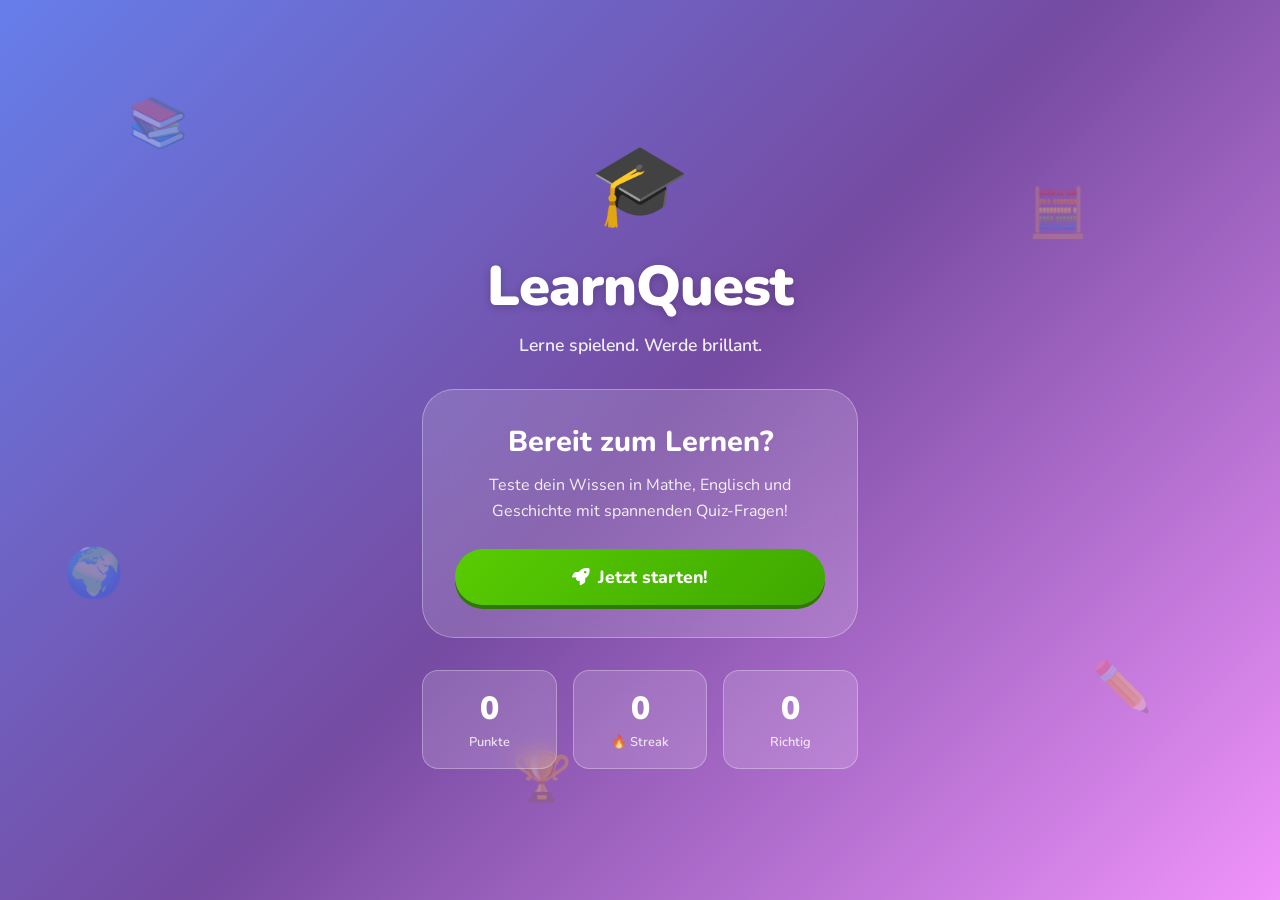
<file: index.html>
<!DOCTYPE html>
<html lang="de">
<head>
    <meta charset="UTF-8">
    <meta name="viewport" content="width=device-width, initial-scale=1.0">
    <title>LearnQuest 🎓</title>
    <link rel="stylesheet" href="style.css">
    <link href="https://fonts.googleapis.com/css2?family=Nunito:wght@400;600;700;800;900&display=swap" rel="stylesheet">
    <link rel="stylesheet" href="https://cdnjs.cloudflare.com/ajax/libs/font-awesome/6.4.0/css/all.min.css">
</head>
<body>

    <!-- SCREEN 1: Welcome -->
    <div id="screen-welcome" class="screen active">
        <div class="welcome-bg">
            <div class="floating-emoji" style="--delay:0s">📚</div>
            <div class="floating-emoji" style="--delay:0.5s">🧮</div>
            <div class="floating-emoji" style="--delay:1s">🌍</div>
            <div class="floating-emoji" style="--delay:1.5s">✏️</div>
            <div class="floating-emoji" style="--delay:2s">🏆</div>
        </div>
        <div class="welcome-content">
            <div class="logo-container">
                <div class="logo-icon">🎓</div>
                <h1 class="logo-text">LearnQuest</h1>
                <p class="logo-subtitle">Lerne spielend. Werde brillant.</p>
            </div>
            <div class="welcome-card">
                <h2>Bereit zum Lernen?</h2>
                <p>Teste dein Wissen in Mathe, Englisch und Geschichte mit spannenden Quiz-Fragen!</p>
                <button class="btn-primary btn-pulse" onclick="showSubjectSelect()">
                    <i class="fas fa-rocket"></i> Jetzt starten!
                </button>
            </div>
            <div class="stats-row">
                <div class="stat-item">
                    <span class="stat-number" id="total-score">0</span>
                    <span class="stat-label">Punkte</span>
                </div>
                <div class="stat-item">
                    <span class="stat-number" id="streak-count">0</span>
                    <span class="stat-label">🔥 Streak</span>
                </div>
                <div class="stat-item">
                    <span class="stat-number" id="correct-total">0</span>
                    <span class="stat-label">Richtig</span>
                </div>
            </div>
        </div>
    </div>

    <!-- SCREEN 2: Subject Select -->
    <div id="screen-subjects" class="screen">
        <div class="screen-header">
            <button class="btn-back" onclick="showWelcome()">
                <i class="fas fa-arrow-left"></i>
            </button>
            <h2 class="screen-title">Fach wählen</h2>
            <div class="xp-badge"><i class="fas fa-star"></i> <span id="header-score">0</span></div>
        </div>
        <div class="subjects-grid">
            <div class="subject-card math" onclick="showTopics('math')">
                <div class="subject-icon-wrap">
                    <span class="subject-emoji">🧮</span>
                </div>
                <h3>Mathematik</h3>
                <p>3 Themen verfügbar</p>
                <div class="subject-topics">
                    <span>Quadratische Funktionen</span>
                    <span>Lineare Funktionen</span>
                    <span>Pythagoras</span>
                </div>
                <div class="subject-arrow"><i class="fas fa-chevron-right"></i></div>
            </div>
            <div class="subject-card english" onclick="showTopics('english')">
                <div class="subject-icon-wrap">
                    <span class="subject-emoji">🇬🇧</span>
                </div>
                <h3>Englisch</h3>
                <p>4 Themen verfügbar</p>
                <div class="subject-topics">
                    <span>Present Perfect</span>
                    <span>Schreiben</span>
                    <span>Grammatik</span>
                    <span>Past Participle</span>
                </div>
                <div class="subject-arrow"><i class="fas fa-chevron-right"></i></div>
            </div>
            <div class="subject-card history" onclick="showTopics('history')">
                <div class="subject-icon-wrap">
                    <span class="subject-emoji">🏛️</span>
                </div>
                <h3>Geschichte</h3>
                <p>4 Themen verfügbar</p>
                <div class="subject-topics">
                    <span>Weimarer Republik</span>
                    <span>Goldene 20er</span>
                    <span>1. Weltkrieg</span>
                    <span>2. Weltkrieg</span>
                </div>
                <div class="subject-arrow"><i class="fas fa-chevron-right"></i></div>
            </div>
        </div>
    </div>

    <!-- SCREEN 3: Topic Select -->
    <div id="screen-topics" class="screen">
        <div class="screen-header">
            <button class="btn-back" onclick="showSubjectSelect()">
                <i class="fas fa-arrow-left"></i>
            </button>
            <h2 class="screen-title" id="topic-screen-title">Thema wählen</h2>
            <div class="xp-badge"><i class="fas fa-star"></i> <span id="header-score-2">0</span></div>
        </div>
        <div id="topics-container" class="topics-grid"></div>
    </div>

    <!-- SCREEN 4: Quiz -->
    <div id="screen-quiz" class="screen">
        <div class="quiz-header">
            <button class="btn-back-quiz" onclick="confirmExit()">
                <i class="fas fa-times"></i>
            </button>
            <div class="progress-container">
                <div class="progress-bar">
                    <div class="progress-fill" id="progress-fill"></div>
                </div>
                <span class="progress-text" id="progress-text">1/5</span>
            </div>
            <div class="hearts-container" id="hearts-container">
                <span class="heart">❤️</span>
                <span class="heart">❤️</span>
                <span class="heart">❤️</span>
            </div>
        </div>

        <div class="quiz-content">
            <div class="question-category" id="question-category">Kategorie</div>
            <div class="question-card">
                <div class="question-number" id="question-number">Frage 1</div>
                <h2 class="question-text" id="question-text">Frage wird geladen...</h2>
            </div>
            <div class="options-grid" id="options-grid"></div>
        </div>

        <div class="quiz-footer">
            <div id="feedback-box" class="feedback-box hidden">
                <div class="feedback-icon" id="feedback-icon"></div>
                <div class="feedback-text">
                    <h3 id="feedback-title"></h3>
                    <p id="feedback-explanation"></p>
                </div>
            </div>
            <button class="btn-check" id="btn-check" onclick="checkAnswer()" disabled>
                Antwort prüfen
            </button>
        </div>
    </div>

    <!-- SCREEN 5: Results -->
    <div id="screen-results" class="screen">
        <div class="results-container">
            <div class="results-animation" id="results-animation">🏆</div>
            <h1 class="results-title" id="results-title">Quiz abgeschlossen!</h1>
            <p class="results-subtitle" id="results-subtitle"></p>

            <div class="results-stats">
                <div class="result-stat">
                    <div class="result-stat-icon">✅</div>
                    <div class="result-stat-value" id="res-correct">0</div>
                    <div class="result-stat-label">Richtig</div>
                </div>
                <div class="result-stat">
                    <div class="result-stat-icon">❌</div>
                    <div class="result-stat-value" id="res-wrong">0</div>
                    <div class="result-stat-label">Falsch</div>
                </div>
                <div class="result-stat">
                    <div class="result-stat-icon">⭐</div>
                    <div class="result-stat-value" id="res-xp">0</div>
                    <div class="result-stat-label">XP verdient</div>
                </div>
            </div>

            <div class="results-rating" id="results-rating"></div>

            <div class="results-buttons">
                <button class="btn-secondary" onclick="showSubjectSelect()">
                    <i class="fas fa-th"></i> Fächer
                </button>
                <button class="btn-primary" onclick="retryQuiz()">
                    <i class="fas fa-redo"></i> Nochmal
                </button>
            </div>
        </div>
        <canvas id="confetti-canvas"></canvas>
    </div>

    <!-- EXIT MODAL -->
    <div id="exit-modal" class="modal-overlay hidden">
        <div class="modal-card">
            <div class="modal-icon">🚪</div>
            <h3>Quiz verlassen?</h3>
            <p>Dein Fortschritt in diesem Quiz geht verloren.</p>
            <div class="modal-buttons">
                <button class="btn-secondary" onclick="closeModal()">Weitermachen</button>
                <button class="btn-danger" onclick="exitQuiz()">Verlassen</button>
            </div>
        </div>
    </div>

    <script src="app.js"></script>
</body>
</html>
</file>
<file: style.css>
/* ===== RESET & BASE ===== */
*, *::before, *::after {
    margin: 0;
    padding: 0;
    box-sizing: border-box;
}

:root {
    --math-color: #6c63ff;
    --math-light: #ede8ff;
    --math-dark: #4a42d4;
    --english-color: #ff6b6b;
    --english-light: #ffe8e8;
    --english-dark: #d44242;
    --history-color: #ffa726;
    --history-light: #fff3e0;
    --history-dark: #d4801a;
    --success: #58cc02;
    --success-light: #d7f5b1;
    --danger: #ff4b4b;
    --danger-light: #ffd7d7;
    --warning: #ffc800;
    --bg: #f0f4ff;
    --surface: #ffffff;
    --text-primary: #1a1a2e;
    --text-secondary: #6b7280;
    --border: #e5e7eb;
    --shadow: 0 4px 20px rgba(0,0,0,0.08);
    --shadow-lg: 0 8px 40px rgba(0,0,0,0.15);
    --radius: 16px;
    --radius-lg: 24px;
    --radius-xl: 32px;
}

body {
    font-family: 'Nunito', sans-serif;
    background: var(--bg);
    min-height: 100vh;
    overflow-x: hidden;
    color: var(--text-primary);
}

/* ===== SCREENS ===== */
.screen {
    display: none;
    min-height: 100vh;
    animation: fadeIn 0.4s ease;
}

.screen.active {
    display: flex;
    flex-direction: column;
}

@keyframes fadeIn {
    from { opacity: 0; transform: translateY(10px); }
    to { opacity: 1; transform: translateY(0); }
}

/* ===== WELCOME SCREEN ===== */
#screen-welcome {
    background: linear-gradient(135deg, #667eea 0%, #764ba2 50%, #f093fb 100%);
    position: relative;
    overflow: hidden;
    justify-content: center;
    align-items: center;
}

.welcome-bg {
    position: absolute;
    inset: 0;
    pointer-events: none;
}

.floating-emoji {
    position: absolute;
    font-size: 3rem;
    animation: float 6s ease-in-out infinite;
    animation-delay: var(--delay);
    opacity: 0.3;
}

.floating-emoji:nth-child(1) { top: 10%; left: 10%; }
.floating-emoji:nth-child(2) { top: 20%; right: 15%; }
.floating-emoji:nth-child(3) { top: 60%; left: 5%; }
.floating-emoji:nth-child(4) { bottom: 20%; right: 10%; }
.floating-emoji:nth-child(5) { bottom: 10%; left: 40%; }

@keyframes float {
    0%, 100% { transform: translateY(0) rotate(0deg); }
    50% { transform: translateY(-20px) rotate(10deg); }
}

.welcome-content {
    position: relative;
    z-index: 1;
    display: flex;
    flex-direction: column;
    align-items: center;
    gap: 2rem;
    padding: 2rem;
    width: 100%;
    max-width: 500px;
}

.logo-container {
    text-align: center;
    color: white;
}

.logo-icon {
    font-size: 5rem;
    animation: bounce 2s ease-in-out infinite;
    display: block;
    margin-bottom: 0.5rem;
}

@keyframes bounce {
    0%, 100% { transform: scale(1); }
    50% { transform: scale(1.1); }
}

.logo-text {
    font-size: 3.5rem;
    font-weight: 900;
    letter-spacing: -1px;
    text-shadow: 0 2px 10px rgba(0,0,0,0.2);
}

.logo-subtitle {
    font-size: 1.1rem;
    opacity: 0.9;
    margin-top: 0.5rem;
    font-weight: 600;
}

.welcome-card {
    background: rgba(255,255,255,0.15);
    backdrop-filter: blur(20px);
    border: 1px solid rgba(255,255,255,0.3);
    border-radius: var(--radius-xl);
    padding: 2rem;
    text-align: center;
    color: white;
    width: 100%;
}

.welcome-card h2 {
    font-size: 1.8rem;
    font-weight: 800;
    margin-bottom: 0.75rem;
}

.welcome-card p {
    font-size: 1rem;
    opacity: 0.9;
    margin-bottom: 1.5rem;
    line-height: 1.6;
}

.stats-row {
    display: flex;
    gap: 1rem;
    width: 100%;
}

.stat-item {
    flex: 1;
    background: rgba(255,255,255,0.15);
    backdrop-filter: blur(10px);
    border: 1px solid rgba(255,255,255,0.3);
    border-radius: var(--radius);
    padding: 1rem;
    text-align: center;
    color: white;
}

.stat-number {
    display: block;
    font-size: 2rem;
    font-weight: 900;
}

.stat-label {
    font-size: 0.8rem;
    opacity: 0.8;
    font-weight: 600;
}

/* ===== BUTTONS ===== */
.btn-primary {
    background: linear-gradient(135deg, var(--success) 0%, #3fa800 100%);
    color: white;
    border: none;
    border-radius: 50px;
    padding: 1rem 2.5rem;
    font-size: 1.1rem;
    font-weight: 800;
    font-family: 'Nunito', sans-serif;
    cursor: pointer;
    transition: all 0.2s;
    box-shadow: 0 4px 0 #2d7a00;
    display: inline-flex;
    align-items: center;
    gap: 0.5rem;
    width: 100%;
    justify-content: center;
}

.btn-primary:hover {
    transform: translateY(-2px);
    box-shadow: 0 6px 0 #2d7a00;
}

.btn-primary:active {
    transform: translateY(2px);
    box-shadow: 0 2px 0 #2d7a00;
}

.btn-pulse {
    animation: pulse-btn 2s ease-in-out infinite;
}

@keyframes pulse-btn {
    0%, 100% { box-shadow: 0 4px 0 #2d7a00, 0 0 0 0 rgba(88, 204, 2, 0.4); }
    50% { box-shadow: 0 4px 0 #2d7a00, 0 0 0 15px rgba(88, 204, 2, 0); }
}

.btn-secondary {
    background: white;
    color: var(--text-primary);
    border: 2px solid var(--border);
    border-radius: 50px;
    padding: 0.9rem 2rem;
    font-size: 1rem;
    font-weight: 800;
    font-family: 'Nunito', sans-serif;
    cursor: pointer;
    transition: all 0.2s;
    box-shadow: 0 4px 0 var(--border);
    display: inline-flex;
    align-items: center;
    gap: 0.5rem;
}

.btn-secondary:hover {
    background: var(--bg);
    transform: translateY(-2px);
}

.btn-secondary:active {
    transform: translateY(2px);
    box-shadow: 0 2px 0 var(--border);
}

.btn-danger {
    background: var(--danger);
    color: white;
    border: none;
    border-radius: 50px;
    padding: 0.9rem 2rem;
    font-size: 1rem;
    font-weight: 800;
    font-family: 'Nunito', sans-serif;
    cursor: pointer;
    transition: all 0.2s;
    box-shadow: 0 4px 0 #cc0000;
}

.btn-danger:hover { transform: translateY(-2px); }
.btn-danger:active { transform: translateY(2px); box-shadow: 0 2px 0 #cc0000; }

.btn-back {
    background: white;
    border: 2px solid var(--border);
    border-radius: 12px;
    width: 44px;
    height: 44px;
    display: flex;
    align-items: center;
    justify-content: center;
    cursor: pointer;
    font-size: 1rem;
    color: var(--text-secondary);
    transition: all 0.2s;
    flex-shrink: 0;
}

.btn-back:hover { background: var(--bg); color: var(--text-primary); }

.btn-back-quiz {
    background: transparent;
    border: none;
    font-size: 1.5rem;
    cursor: pointer;
    color: var(--text-secondary);
    width: 44px;
    height: 44px;
    display: flex;
    align-items: center;
    justify-content: center;
    border-radius: 12px;
    transition: all 0.2s;
}

.btn-back-quiz:hover { background: var(--bg); color: var(--danger); }

/* ===== SCREEN HEADER ===== */
.screen-header {
    display: flex;
    align-items: center;
    gap: 1rem;
    padding: 1.5rem 1.5rem 1rem;
    background: white;
    border-bottom: 2px solid var(--border);
    sticky: top;
    position: sticky;
    top: 0;
    z-index: 10;
}

.screen-title {
    flex: 1;
    font-size: 1.3rem;
    font-weight: 800;
    color: var(--text-primary);
}

.xp-badge {
    background: linear-gradient(135deg, #ffd700, #ffa500);
    color: white;
    border-radius: 20px;
    padding: 0.4rem 1rem;
    font-size: 0.9rem;
    font-weight: 800;
    display: flex;
    align-items: center;
    gap: 0.3rem;
    box-shadow: 0 2px 8px rgba(255,165,0,0.4);
}

/* ===== SUBJECTS GRID ===== */
.subjects-grid {
    display: flex;
    flex-direction: column;
    gap: 1.25rem;
    padding: 1.5rem;
    flex: 1;
}

.subject-card {
    background: white;
    border-radius: var(--radius-lg);
    padding: 1.5rem;
    cursor: pointer;
    transition: all 0.3s;
    border: 3px solid transparent;
    box-shadow: var(--shadow);
    display: flex;
    flex-direction: column;
    gap: 0.75rem;
    position: relative;
    overflow: hidden;
}

.subject-card::before {
    content: '';
    position: absolute;
    top: 0;
    left: 0;
    right: 0;
    height: 5px;
}

.subject-card.math::before { background: linear-gradient(90deg, var(--math-color), #a78bfa); }
.subject-card.english::before { background: linear-gradient(90deg, var(--english-color), #fb923c); }
.subject-card.history::before { background: linear-gradient(90deg, var(--history-color), #ef4444); }

.subject-card:hover {
    transform: translateY(-4px);
    box-shadow: var(--shadow-lg);
}

.subject-card.math:hover { border-color: var(--math-color); }
.subject-card.english:hover { border-color: var(--english-color); }
.subject-card.history:hover { border-color: var(--history-color); }

.subject-card:active { transform: translateY(0); }

.subject-icon-wrap {
    width: 64px;
    height: 64px;
    border-radius: var(--radius);
    display: flex;
    align-items: center;
    justify-content: center;
}

.subject-card.math .subject-icon-wrap { background: var(--math-light); }
.subject-card.english .subject-icon-wrap { background: var(--english-light); }
.subject-card.history .subject-icon-wrap { background: var(--history-light); }

.subject-emoji { font-size: 2rem; }

.subject-card h3 {
    font-size: 1.4rem;
    font-weight: 800;
    color: var(--text-primary);
}

.subject-card p {
    font-size: 0.85rem;
    color: var(--text-secondary);
    font-weight: 600;
}

.subject-topics {
    display: flex;
    flex-wrap: wrap;
    gap: 0.5rem;
}

.subject-topics span {
    font-size: 0.75rem;
    font-weight: 700;
    padding: 0.3rem 0.75rem;
    border-radius: 20px;
}

.subject-card.math .subject-topics span { background: var(--math-light); color: var(--math-dark); }
.subject-card.english .subject-topics span { background: var(--english-light); color: var(--english-dark); }
.subject-card.history .subject-topics span { background: var(--history-light); color: var(--history-dark); }

.subject-arrow {
    position: absolute;
    right: 1.5rem;
    top: 50%;
    transform: translateY(-50%);
    font-size: 1.2rem;
    color: var(--text-secondary);
    transition: all 0.2s;
}

.subject-card:hover .subject-arrow { transform: translateY(-50%) translateX(4px); }

/* ===== TOPICS GRID ===== */
.topics-grid {
    display: grid;
    grid-template-columns: 1fr 1fr;
    gap: 1rem;
    padding: 1.5rem;
    flex: 1;
    align-content: start;
}

.topic-card {
    background: white;
    border-radius: var(--radius-lg);
    padding: 1.5rem;
    cursor: pointer;
    transition: all 0.3s;
    border: 3px solid var(--border);
    box-shadow: var(--shadow);
    text-align: center;
    display: flex;
    flex-direction: column;
    align-items: center;
    gap: 0.75rem;
    position: relative;
    overflow: hidden;
}

.topic-card::after {
    content: '';
    position: absolute;
    inset: 0;
    opacity: 0;
    transition: opacity 0.3s;
    border-radius: calc(var(--radius-lg) - 3px);
}

.topic-card:hover { transform: translateY(-4px); box-shadow: var(--shadow-lg); }
.topic-card:hover::after { opacity: 0.05; }
.topic-card:active { transform: translateY(0); }

.topic-card.math-topic:hover { border-color: var(--math-color); }
.topic-card.english-topic:hover { border-color: var(--english-color); }
.topic-card.history-topic:hover { border-color: var(--history-color); }

.topic-emoji {
    font-size: 2.5rem;
    animation: none;
    transition: transform 0.3s;
}

.topic-card:hover .topic-emoji { transform: scale(1.2) rotate(5deg); }

.topic-name {
    font-size: 0.95rem;
    font-weight: 800;
    color: var(--text-primary);
    line-height: 1.3;
}

.topic-count {
    font-size: 0.8rem;
    font-weight: 600;
    padding: 0.25rem 0.75rem;
    border-radius: 20px;
}

.math-topic .topic-count { background: var(--math-light); color: var(--math-dark); }
.english-topic .topic-count { background: var(--english-light); color: var(--english-dark); }
.history-topic .topic-count { background: var(--history-light); color: var(--history-dark); }

/* ===== QUIZ SCREEN ===== */
#screen-quiz {
    background: white;
}

.quiz-header {
    display: flex;
    align-items: center;
    gap: 1rem;
    padding: 1.25rem 1.5rem;
    border-bottom: 2px solid var(--border);
    background: white;
    position: sticky;
    top: 0;
    z-index: 10;
}

.progress-container {
    flex: 1;
    display: flex;
    flex-direction: column;
    gap: 0.4rem;
}

.progress-bar {
    background: var(--border);
    border-radius: 10px;
    height: 12px;
    overflow: hidden;
}

.progress-fill {
    height: 100%;
    background: linear-gradient(90deg, var(--success), #3fa800);
    border-radius: 10px;
    transition: width 0.5s cubic-bezier(0.34, 1.56, 0.64, 1);
    position: relative;
    overflow: hidden;
}

.progress-fill::after {
    content: '';
    position: absolute;
    top: 0;
    left: -100%;
    width: 100%;
    height: 100%;
    background: linear-gradient(90deg, transparent, rgba(255,255,255,0.4), transparent);
    animation: shimmer 2s infinite;
}

@keyframes shimmer {
    to { left: 100%; }
}

.progress-text {
    font-size: 0.8rem;
    font-weight: 700;
    color: var(--text-secondary);
    text-align: right;
}

.hearts-container {
    display: flex;
    gap: 0.2rem;
    font-size: 1.3rem;
}

.heart {
    transition: all 0.3s;
    display: inline-block;
}

.heart.lost {
    filter: grayscale(1);
    opacity: 0.4;
    animation: heartLost 0.5s ease;
}

@keyframes heartLost {
    0% { transform: scale(1.5); }
    100% { transform: scale(1); }
}

.quiz-content {
    flex: 1;
    padding: 1.5rem;
    display: flex;
    flex-direction: column;
    gap: 1.5rem;
    overflow-y: auto;
}

.question-category {
    display: inline-block;
    font-size: 0.8rem;
    font-weight: 800;
    padding: 0.4rem 1.2rem;
    border-radius: 20px;
    text-transform: uppercase;
    letter-spacing: 1px;
    align-self: flex-start;
}

.question-card {
    background: linear-gradient(135deg, #f8faff 0%, #f0f4ff 100%);
    border-radius: var(--radius-lg);
    padding: 1.75rem;
    border: 2px solid var(--border);
}

.question-number {
    font-size: 0.85rem;
    font-weight: 700;
    color: var(--text-secondary);
    margin-bottom: 0.75rem;
    text-transform: uppercase;
    letter-spacing: 1px;
}

.question-text {
    font-size: 1.25rem;
    font-weight: 800;
    line-height: 1.5;
    color: var(--text-primary);
}

.options-grid {
    display: flex;
    flex-direction: column;
    gap: 0.75rem;
}

.option-btn {
    background: white;
    border: 3px solid var(--border);
    border-radius: var(--radius);
    padding: 1.1rem 1.25rem;
    font-size: 1rem;
    font-weight: 700;
    font-family: 'Nunito', sans-serif;
    cursor: pointer;
    transition: all 0.2s;
    text-align: left;
    display: flex;
    align-items: center;
    gap: 1rem;
    color: var(--text-primary);
    position: relative;
    overflow: hidden;
}

.option-btn::before {
    content: '';
    position: absolute;
    inset: 0;
    background: currentColor;
    opacity: 0;
    transition: opacity 0.2s;
}

.option-label {
    width: 36px;
    height: 36px;
    border-radius: 10px;
    background: var(--bg);
    border: 2px solid var(--border);
    display: flex;
    align-items: center;
    justify-content: center;
    font-weight: 900;
    font-size: 0.9rem;
    flex-shrink: 0;
    transition: all 0.2s;
}

.option-btn:hover:not(:disabled) {
    border-color: #6c63ff;
    transform: translateY(-2px);
    box-shadow: 0 4px 12px rgba(108, 99, 255, 0.15);
}

.option-btn:hover:not(:disabled) .option-label {
    background: #6c63ff;
    color: white;
    border-color: #6c63ff;
}

.option-btn.selected {
    border-color: #6c63ff;
    background: #ede8ff;
    transform: translateY(-2px);
    box-shadow: 0 4px 0 rgba(108, 99, 255, 0.3);
}

.option-btn.selected .option-label {
    background: #6c63ff;
    color: white;
    border-color: #6c63ff;
}

.option-btn.correct {
    border-color: var(--success);
    background: var(--success-light);
    animation: correctPulse 0.5s ease;
}

.option-btn.correct .option-label {
    background: var(--success);
    color: white;
    border-color: var(--success);
}

.option-btn.wrong {
    border-color: var(--danger);
    background: var(--danger-light);
    animation: wrongShake 0.5s ease;
}

.option-btn.wrong .option-label {
    background: var(--danger);
    color: white;
    border-color: var(--danger);
}

@keyframes correctPulse {
    0% { transform: scale(1); }
    50% { transform: scale(1.02); }
    100% { transform: scale(1); }
}

@keyframes wrongShake {
    0%, 100% { transform: translateX(0); }
    20% { transform: translateX(-8px); }
    40% { transform: translateX(8px); }
    60% { transform: translateX(-4px); }
    80% { transform: translateX(4px); }
}

/* ===== QUIZ FOOTER ===== */
.quiz-footer {
    padding: 1.25rem 1.5rem;
    border-top: 2px solid var(--border);
    display: flex;
    flex-direction: column;
    gap: 1rem;
    background: white;
}

.feedback-box {
    border-radius: var(--radius);
    padding: 1.25rem;
    display: flex;
    align-items: flex-start;
    gap: 1rem;
    animation: slideUp 0.3s ease;
}

.feedback-box.hidden { display: none; }

.feedback-box.correct-feedback {
    background: var(--success-light);
    border: 2px solid var(--success);
}

.feedback-box.wrong-feedback {
    background: var(--danger-light);
    border: 2px solid var(--danger);
}

@keyframes slideUp {
    from { opacity: 0; transform: translateY(10px); }
    to { opacity: 1; transform: translateY(0); }
}

.feedback-icon { font-size: 2rem; }

.feedback-text h3 {
    font-size: 1rem;
    font-weight: 800;
    margin-bottom: 0.25rem;
}

.feedback-box.correct-feedback .feedback-text h3 { color: var(--success); }
.feedback-box.wrong-feedback .feedback-text h3 { color: var(--danger); }

.feedback-text p {
    font-size: 0.9rem;
    font-weight: 600;
    color: var(--text-secondary);
    line-height: 1.4;
}

.btn-check {
    background: linear-gradient(135deg, var(--success), #3fa800);
    color: white;
    border: none;
    border-radius: 50px;
    padding: 1.1rem;
    font-size: 1.1rem;
    font-weight: 800;
    font-family: 'Nunito', sans-serif;
    cursor: pointer;
    transition: all 0.2s;
    box-shadow: 0 4px 0 #2d7a00;
    width: 100%;
}

.btn-check:disabled {
    background: var(--border);
    color: var(--text-secondary);
    box-shadow: 0 4px 0 #c5c5c5;
    cursor: not-allowed;
}

.btn-check:not(:disabled):hover {
    transform: translateY(-2px);
    box-shadow: 0 6px 0 #2d7a00;
}

.btn-check:not(:disabled):active {
    transform: translateY(2px);
    box-shadow: 0 2px 0 #2d7a00;
}

.btn-check.btn-continue {
    background: linear-gradient(135deg, #6c63ff, #4a42d4);
    box-shadow: 0 4px 0 #3428b0;
}

.btn-check.btn-continue:not(:disabled):hover {
    box-shadow: 0 6px 0 #3428b0;
}

/* ===== RESULTS SCREEN ===== */
#screen-results {
    background: linear-gradient(135deg, #667eea 0%, #764ba2 100%);
    justify-content: center;
    align-items: center;
    position: relative;
    overflow: hidden;
}

#confetti-canvas {
    position: absolute;
    inset: 0;
    pointer-events: none;
    z-index: 0;
}

.results-container {
    position: relative;
    z-index: 1;
    display: flex;
    flex-direction: column;
    align-items: center;
    gap: 1.75rem;
    padding: 2rem;
    max-width: 500px;
    width: 100%;
}

.results-animation {
    font-size: 6rem;
    animation: resultBounce 0.8s cubic-bezier(0.34, 1.56, 0.64, 1);
}

@keyframes resultBounce {
    from { transform: scale(0) rotate(-180deg); opacity: 0; }
    to { transform: scale(1) rotate(0deg); opacity: 1; }
}

.results-title {
    font-size: 2.5rem;
    font-weight: 900;
    color: white;
    text-align: center;
}

.results-subtitle {
    font-size: 1.1rem;
    color: rgba(255,255,255,0.85);
    text-align: center;
    font-weight: 600;
}

.results-stats {
    display: flex;
    gap: 1rem;
    width: 100%;
}

.result-stat {
    flex: 1;
    background: rgba(255,255,255,0.15);
    backdrop-filter: blur(10px);
    border: 1px solid rgba(255,255,255,0.3);
    border-radius: var(--radius-lg);
    padding: 1.25rem 1rem;
    text-align: center;
    color: white;
}

.result-stat-icon { font-size: 1.75rem; margin-bottom: 0.25rem; }
.result-stat-value { font-size: 2rem; font-weight: 900; display: block; }
.result-stat-label { font-size: 0.8rem; opacity: 0.85; font-weight: 600; }

.results-rating {
    background: rgba(255,255,255,0.15);
    backdrop-filter: blur(10px);
    border: 1px solid rgba(255,255,255,0.3);
    border-radius: var(--radius-lg);
    padding: 1.25rem 2rem;
    width: 100%;
    text-align: center;
    font-size: 1.25rem;
    font-weight: 800;
    color: white;
}

.results-buttons {
    display: flex;
    gap: 1rem;
    width: 100%;
}

.results-buttons .btn-secondary {
    flex: 1;
}

.results-buttons .btn-primary {
    flex: 2;
    box-shadow: 0 4px 0 #2d7a00;
}

/* ===== MODAL ===== */
.modal-overlay {
    position: fixed;
    inset: 0;
    background: rgba(0,0,0,0.6);
    backdrop-filter: blur(4px);
    display: flex;
    align-items: center;
    justify-content: center;
    z-index: 1000;
    padding: 1.5rem;
    animation: fadeIn 0.2s ease;
}

.modal-overlay.hidden { display: none; }

.modal-card {
    background: white;
    border-radius: var(--radius-xl);
    padding: 2.5rem 2rem;
    max-width: 380px;
    width: 100%;
    text-align: center;
    box-shadow: var(--shadow-lg);
    animation: modalSlide 0.3s cubic-bezier(0.34, 1.56, 0.64, 1);
}

@keyframes modalSlide {
    from { transform: scale(0.8); opacity: 0; }
    to { transform: scale(1); opacity: 1; }
}

.modal-icon { font-size: 3.5rem; margin-bottom: 1rem; display: block; }
.modal-card h3 { font-size: 1.5rem; font-weight: 900; margin-bottom: 0.75rem; }
.modal-card p { color: var(--text-secondary); font-size: 1rem; font-weight: 600; margin-bottom: 1.75rem; line-height: 1.5; }

.modal-buttons {
    display: flex;
    gap: 1rem;
}

.modal-buttons .btn-secondary,
.modal-buttons .btn-danger {
    flex: 1;
    justify-content: center;
}

/* ===== RESPONSIVE ===== */
@media (min-width: 600px) {
    .subjects-grid { max-width: 600px; margin: 0 auto; width: 100%; padding: 2rem; }
    .topics-grid { max-width: 600px; margin: 0 auto; width: 100%; }
    .quiz-content { max-width: 600px; margin: 0 auto; width: 100%; }
    .quiz-footer { max-width: 600px; margin: 0 auto; width: 100%; }
}

/* ===== SCROLLBAR ===== */
::-webkit-scrollbar { width: 6px; }
::-webkit-scrollbar-track { background: transparent; }
::-webkit-scrollbar-thumb { background: var(--border); border-radius: 10px; }
::-webkit-scrollbar-thumb:hover { background: var(--text-secondary); }
</file>
